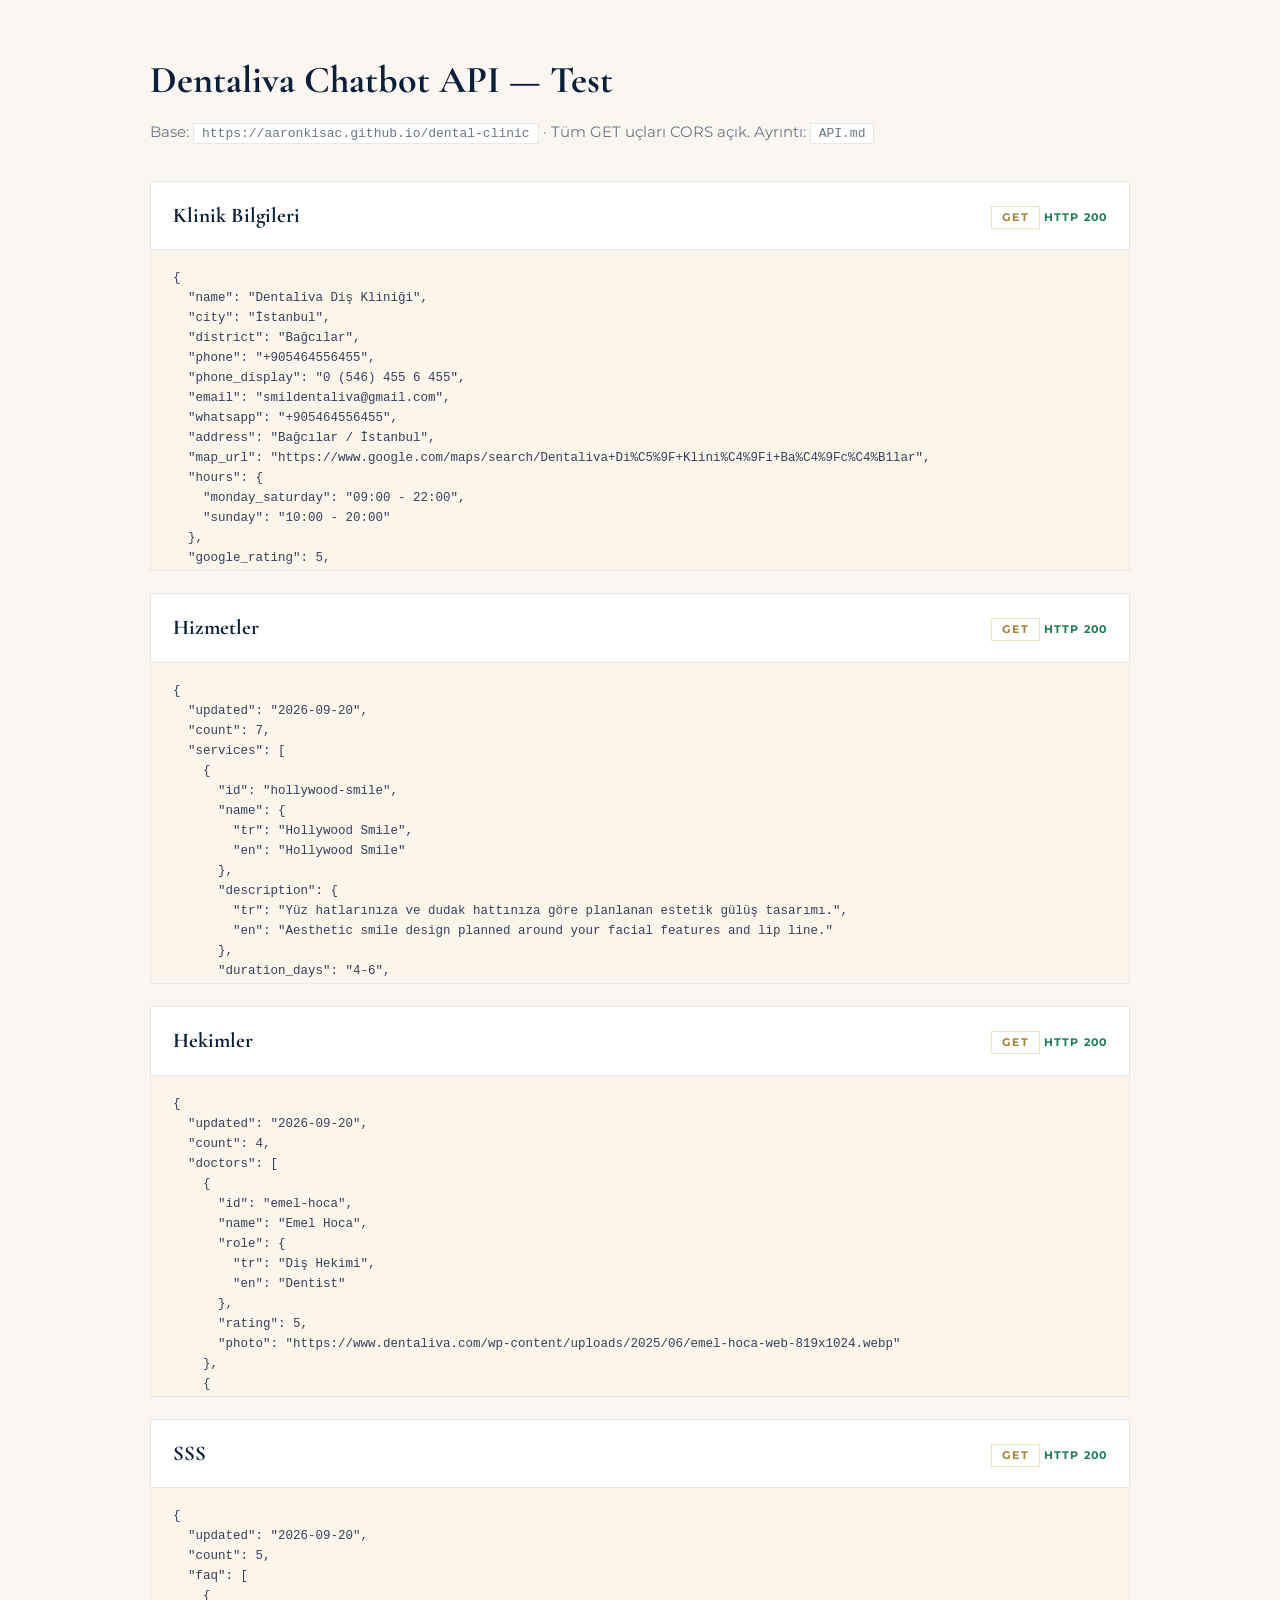
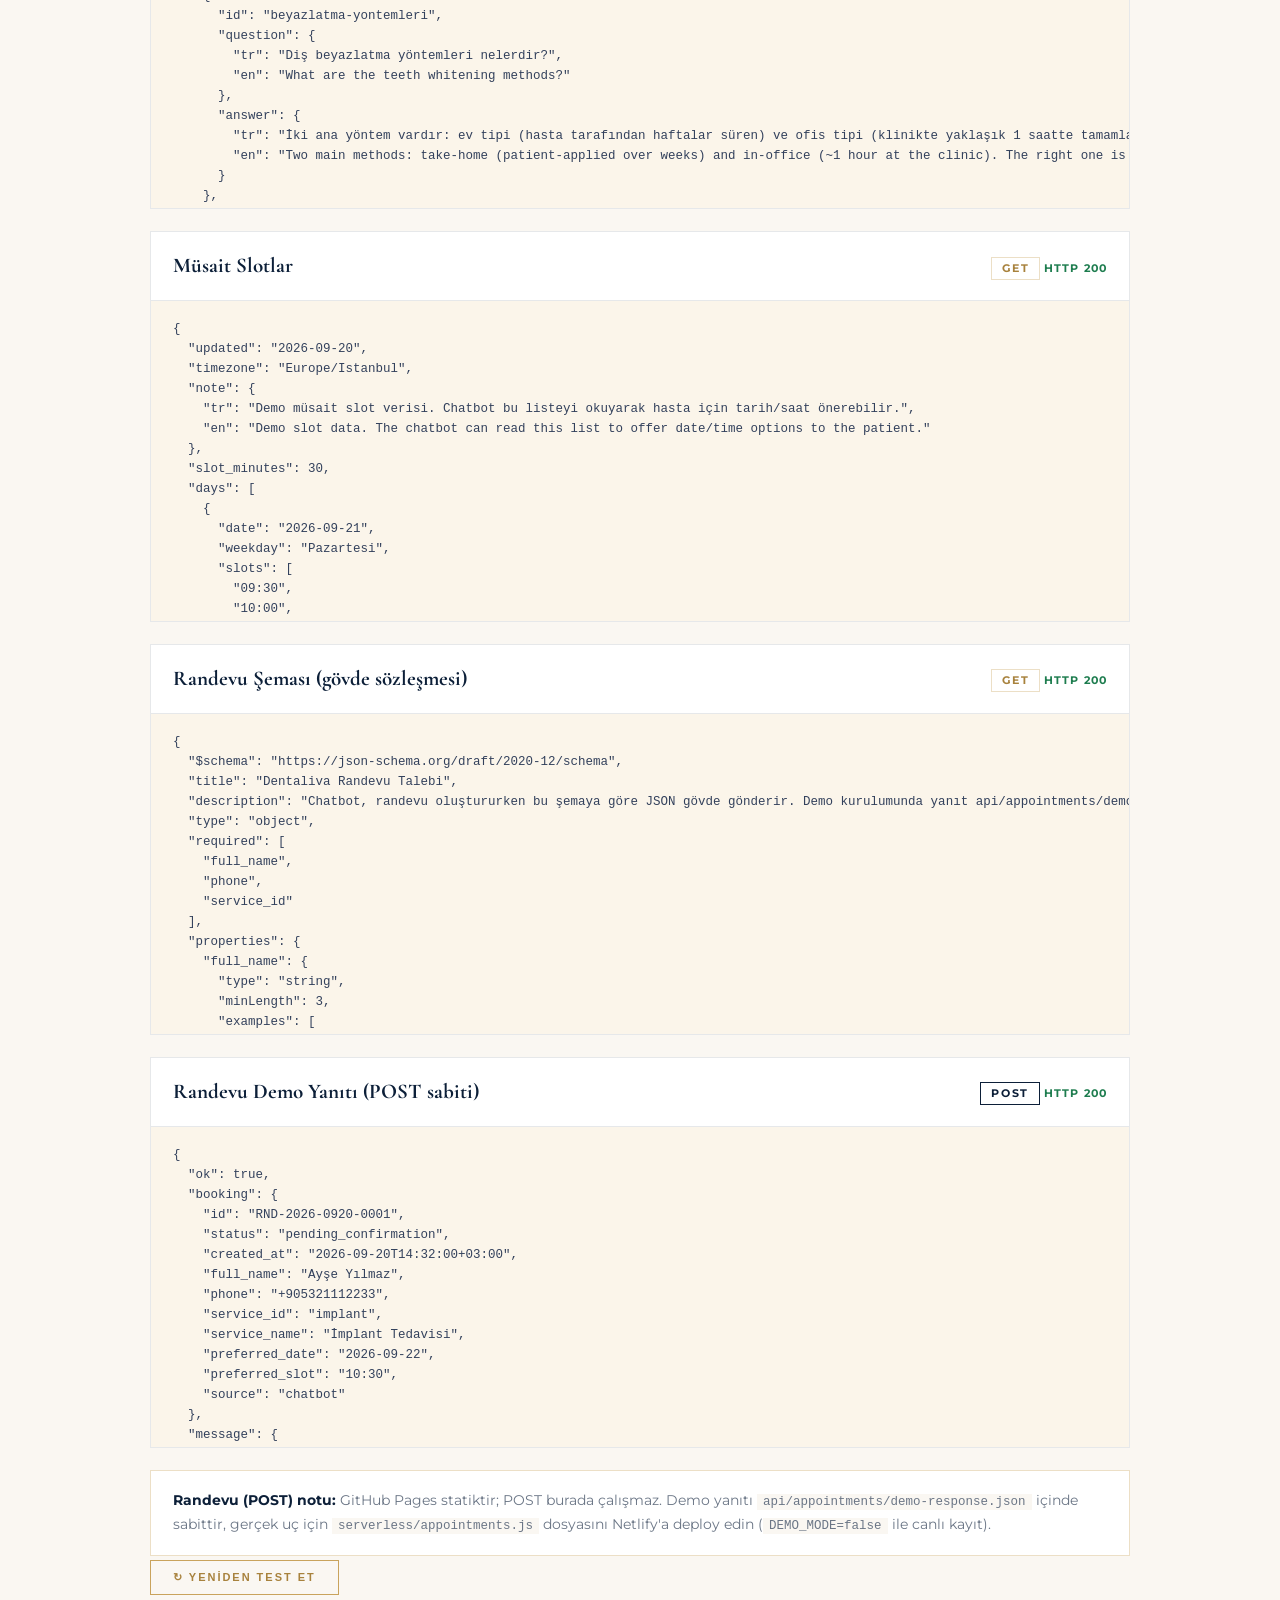
<file: api-test.html>
<!DOCTYPE html>
<html lang="tr">
<head>
  <meta charset="UTF-8" />
  <meta name="viewport" content="width=device-width, initial-scale=1.0" />
  <title>API Test — Dentaliva Chatbot API</title>
  <meta name="robots" content="noindex" />
  <link rel="preconnect" href="https://fonts.googleapis.com" />
  <link rel="preconnect" href="https://fonts.gstatic.com" crossorigin />
  <link href="https://fonts.googleapis.com/css2?family=Cormorant+Garamond:ital,wght@0,400;0,500;0,600;1,400;1,500&family=Montserrat:wght@400;500;600;700&display=swap" rel="stylesheet" />
  <style>
    :root {
      --navy: #0c1f38; --gold: #c9a35c; --gold-soft: #e6cfa0; --gold-deep: #a8823d;
      --ivory: #faf7f2; --ink: #2a3648; --muted: #6b7686;
      --line: rgba(201,163,92,.35); --line-soft: rgba(12,31,56,.1);
      --ok: #1e7d4f; --err: #b3403a;
    }
    *, *::before, *::after { box-sizing: border-box; margin: 0; padding: 0; }
    body { font-family: 'Montserrat', sans-serif; font-size: 15px; line-height: 1.7; color: var(--ink); background: var(--ivory); padding: 48px 24px; }
    .wrap { max-width: 980px; margin: 0 auto; }
    h1 { font-family: 'Cormorant Garamond', serif; font-size: 38px; color: var(--navy); margin-bottom: 6px; }
    .sub { color: var(--muted); margin-bottom: 36px; }
    .sub code { background: #fff; border: 1px solid var(--line-soft); padding: 2px 8px; font-size: 13px; }
    .card { background: #fff; border: 1px solid var(--line-soft); margin-bottom: 22px; }
    .card__head { display: flex; align-items: center; justify-content: space-between; gap: 12px; padding: 16px 22px; border-bottom: 1px solid var(--line-soft); flex-wrap: wrap; }
    .card__head b { font-family: 'Cormorant Garamond', serif; font-size: 21px; color: var(--navy); }
    .method { font-size: 10.5px; font-weight: 700; letter-spacing: .16em; border: 1px solid var(--line); color: var(--gold-deep); padding: 4px 10px; }
    .method--post { border-color: var(--navy); color: var(--navy); }
    .status { font-size: 11px; font-weight: 700; letter-spacing: .1em; }
    .status--ok { color: var(--ok); } .status--err { color: var(--err); } .status--wait { color: var(--muted); }
    pre { margin: 0; padding: 18px 22px; overflow: auto; max-height: 320px; background: #fbf5ea; font-size: 12.5px; line-height: 1.6; color: #33415c; }
    .btn { display: inline-block; margin-top: 4px; font-size: 11px; font-weight: 700; letter-spacing: .18em; text-transform: uppercase; border: 1px solid var(--gold); color: var(--gold-deep); background: none; padding: 10px 22px; cursor: pointer; }
    .btn:hover { background: var(--gold); color: #fff; }
    .note { border: 1px solid var(--line); background: #fff; padding: 18px 22px; font-size: 13.5px; color: var(--muted); }
    .note b { color: var(--navy); }
    .note code { background: var(--ivory); padding: 1px 6px; font-size: 12.5px; }
  </style>
</head>
<body>
  <div class="wrap">
    <h1>Dentaliva Chatbot API — Test</h1>
    <p class="sub">Base: <code>https://aaronkisac.github.io/dental-clinic</code> · Tüm GET uçları CORS açık. Ayrıntı: <code>API.md</code></p>

    <div id="endpoints"></div>

    <div class="note">
      <b>Randevu (POST) notu:</b> GitHub Pages statiktir; POST burada çalışmaz.
      Demo yanıtı <code>api/appointments/demo-response.json</code> içinde sabittir,
      gerçek uç için <code>serverless/appointments.js</code> dosyasını Netlify'a deploy edin
      (<code>DEMO_MODE=false</code> ile canlı kayıt).
    </div>
    <button class="btn" onclick="loadAll()">↻ Yeniden test et</button>
  </div>

  <script>
    const BASE = "https://aaronkisac.github.io/dental-clinic";
    const ENDPOINTS = [
      { path: "/api/clinic.json",      label: "Klinik Bilgileri",  method: "GET" },
      { path: "/api/services.json",    label: "Hizmetler",         method: "GET" },
      { path: "/api/doctors.json",     label: "Hekimler",          method: "GET" },
      { path: "/api/faq.json",         label: "SSS",               method: "GET" },
      { path: "/api/slots.json",       label: "Müsait Slotlar",    method: "GET" },
      { path: "/api/appointments/schema.json",    label: "Randevu Şeması (gövde sözleşmesi)", method: "GET" },
      { path: "/api/appointments/demo-response.json", label: "Randevu Demo Yanıtı (POST sabiti)", method: "POST" },
    ];

    const wrap = document.getElementById("endpoints");
    wrap.innerHTML = ENDPOINTS.map((e, i) => `
      <div class="card">
        <div class="card__head">
          <b>${e.label}</b>
          <span><span class="method ${e.method === "POST" ? "method--post" : ""}">${e.method}</span>
          <span class="status status--wait" id="st-${i}">…</span></span>
        </div>
        <pre id="out-${i}">yükleniyor…</pre>
      </div>`).join("");

    async function loadAll() {
      ENDPOINTS.forEach(async (e, i) => {
        const st = document.getElementById("st-" + i);
        const out = document.getElementById("out-" + i);
        st.className = "status status--wait"; st.textContent = "…";
        out.textContent = "yükleniyor…";
        try {
          const res = await fetch(BASE + e.path);
          const data = await res.json();
          st.className = "status " + (res.ok ? "status--ok" : "status--err");
          st.textContent = "HTTP " + res.status;
          out.textContent = JSON.stringify(data, null, 2);
        } catch (err) {
          st.className = "status status--err"; st.textContent = "HATA";
          out.textContent = String(err);
        }
      });
    }
    loadAll();
  </script>
</body>
</html>
</file>
